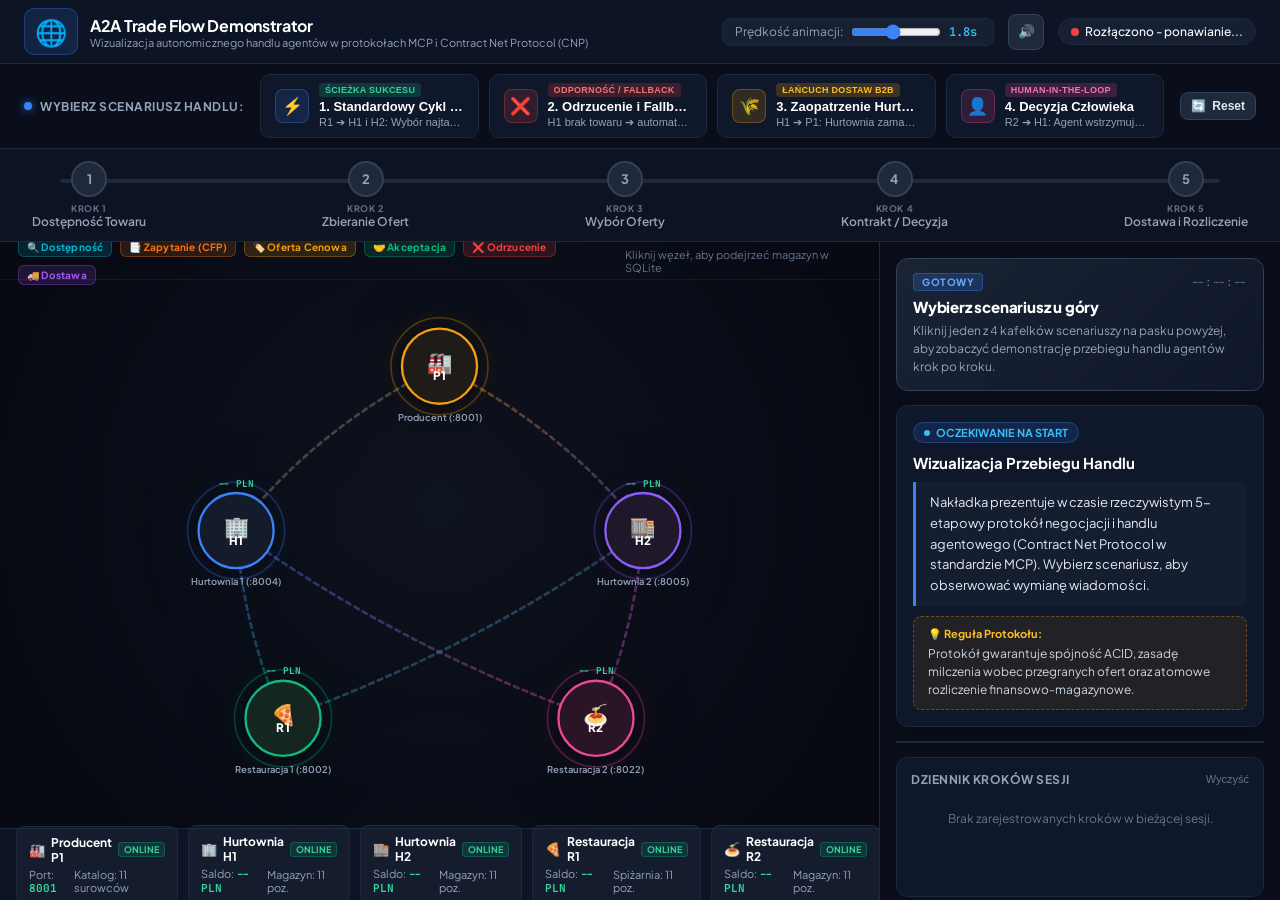
<file: overlay/static/index.html>
<!DOCTYPE html>
<html lang="pl">
<head>
  <meta charset="UTF-8">
  <meta name="viewport" content="width=device-width, initial-scale=1.0">
  <title>A2A Trade Flow Demonstrator — Wizualizacja Handlu Agentów</title>
  <link rel="stylesheet" href="style.css">
  <link rel="preconnect" href="https://fonts.googleapis.com">
  <link rel="preconnect" href="https://fonts.gstatic.com" crossorigin>
  <link href="https://fonts.googleapis.com/css2?family=JetBrains+Mono:wght@400;500;600;700&family=Plus+Jakarta+Sans:wght@400;500;600;700;800&display=swap" rel="stylesheet">
</head>
<body>
  <div class="app-container">
    <!-- Top Header -->
    <header class="header">
      <div class="header-left">
        <div class="logo-badge">
          <span class="logo-icon">🌐</span>
          <div class="logo-texts">
            <h1>A2A Trade Flow Demonstrator</h1>
            <p>Wizualizacja autonomicznego handlu agentów w protokołach MCP i Contract Net Protocol (CNP)</p>
          </div>
        </div>
      </div>

      <div class="header-right">
        <div class="speed-control">
          <span class="speed-label">Prędkość animacji:</span>
          <input type="range" id="speed-slider" min="800" max="3000" step="200" value="1800">
          <span id="speed-val">1.8s</span>
        </div>
        <button class="icon-btn" id="btn-sound" title="Włącz/wyłącz dźwięk zdarzeń">
          <span id="sound-icon">🔊</span>
        </button>
        <div class="connection-status" id="connection-status">
          <span class="status-dot"></span>
          <span class="status-label">Łączenie...</span>
        </div>
      </div>
    </header>

    <!-- Scenario Selection Bar (4 Distinct Scenarios) -->
    <section class="scenario-bar">
      <div class="scenario-bar-label">
        <span class="sb-indicator"></span>
        <span>Wybierz Scenariusz Handlu:</span>
      </div>

      <div class="scenario-cards-container">
        <!-- Scenario 1 -->
        <button class="scenario-card" id="btn-scen-1" onclick="triggerScenario(1)">
          <div class="sc-icon-wrapper scen-1">⚡</div>
          <div class="sc-content">
            <div class="sc-top">
              <span class="sc-badge badge-success">Ścieżka Sukcesu</span>
            </div>
            <h3 class="sc-title">1. Standardowy Cykl CNP</h3>
            <p class="sc-desc">R1 ➔ H1 i H2: Wybór najtańszego oferenta i dostawa</p>
          </div>
        </button>

        <!-- Scenario 2 -->
        <button class="scenario-card" id="btn-scen-2" onclick="triggerScenario(2)">
          <div class="sc-icon-wrapper scen-2">❌</div>
          <div class="sc-content">
            <div class="sc-top">
              <span class="sc-badge badge-warning">Odporność / Fallback</span>
            </div>
            <h3 class="sc-title">2. Odrzucenie i Fallback</h3>
            <p class="sc-desc">H1 brak towaru ➔ automatyczny zakup u drugiego dostawcy</p>
          </div>
        </button>

        <!-- Scenario 3 -->
        <button class="scenario-card" id="btn-scen-3" onclick="triggerScenario(3)">
          <div class="sc-icon-wrapper scen-3">🌾</div>
          <div class="sc-content">
            <div class="sc-top">
              <span class="sc-badge badge-b2b">Łańcuch Dostaw B2B</span>
            </div>
            <h3 class="sc-title">3. Zaopatrzenie Hurtowe</h3>
            <p class="sc-desc">H1 ➔ P1: Hurtownia zamawia surowiec u Producenta</p>
          </div>
        </button>

        <!-- Scenario 4 -->
        <button class="scenario-card" id="btn-scen-4" onclick="triggerScenario(4)">
          <div class="sc-icon-wrapper scen-4">👤</div>
          <div class="sc-content">
            <div class="sc-top">
              <span class="sc-badge badge-hitl">Human-in-the-Loop</span>
            </div>
            <h3 class="sc-title">4. Decyzja Człowieka</h3>
            <p class="sc-desc">R2 ➔ H1: Agent wstrzymuje zakup do akceptacji operatora</p>
          </div>
        </button>
      </div>

      <div class="scenario-bar-actions">
        <button class="btn btn-secondary btn-sm" id="btn-reset" onclick="resetDemonstration()" title="Wyczyść widok i zresetuj oś czasu">
          <span class="btn-icon">🔄</span> Reset
        </button>
      </div>
    </section>

    <!-- Interactive Stepper Bar (Oś Czasu Handlu - 5 Kroków CNP) -->
    <nav class="stepper-nav" aria-label="Przebieg Handlu">
      <div class="stepper-progress-bg">
        <div class="stepper-progress-fill" id="stepper-fill" style="width: 0%;"></div>
      </div>

      <div class="stepper-steps">
        <!-- Step 1 -->
        <div class="stepper-step" id="step-node-1" data-step="1">
          <div class="step-circle">
            <span class="step-num">1</span>
            <span class="step-icon">🔍</span>
          </div>
          <div class="step-info">
            <span class="step-subtitle">KROK 1</span>
            <span class="step-title">Dostępność Towaru</span>
          </div>
        </div>

        <!-- Step 2 -->
        <div class="stepper-step" id="step-node-2" data-step="2">
          <div class="step-circle">
            <span class="step-num">2</span>
            <span class="step-icon">🏷️</span>
          </div>
          <div class="step-info">
            <span class="step-subtitle">KROK 2</span>
            <span class="step-title">Zbieranie Ofert</span>
          </div>
        </div>

        <!-- Step 3 -->
        <div class="stepper-step" id="step-node-3" data-step="3">
          <div class="step-circle">
            <span class="step-num">3</span>
            <span class="step-icon">⚖️</span>
          </div>
          <div class="step-info">
            <span class="step-subtitle">KROK 3</span>
            <span class="step-title">Wybór Oferty</span>
          </div>
        </div>

        <!-- Step 4 -->
        <div class="stepper-step" id="step-node-4" data-step="4">
          <div class="step-circle">
            <span class="step-num">4</span>
            <span class="step-icon">🤝</span>
          </div>
          <div class="step-info">
            <span class="step-subtitle">KROK 4</span>
            <span class="step-title">Kontrakt / Decyzja</span>
          </div>
        </div>

        <!-- Step 5 -->
        <div class="stepper-step" id="step-node-5" data-step="5">
          <div class="step-circle">
            <span class="step-num">5</span>
            <span class="step-icon">🚚</span>
          </div>
          <div class="step-info">
            <span class="step-subtitle">KROK 5</span>
            <span class="step-title">Dostawa i Rozliczenie</span>
          </div>
        </div>
      </div>
    </nav>

    <!-- Main Workspace (Split View: Graph Canvas & Live Storyline) -->
    <main class="main-content">
      <!-- Left Column: Graph Canvas Section -->
      <section class="graph-section">
        <div class="graph-controls">
          <div class="legend">
            <span class="legend-item"><span class="badge badge-avail">🔍 Dostępność</span></span>
            <span class="legend-item"><span class="badge badge-rfq">📑 Zapytanie (CFP)</span></span>
            <span class="legend-item"><span class="badge badge-prop">🏷️ Oferta Cenowa</span></span>
            <span class="legend-item"><span class="badge badge-accept">🤝 Akceptacja</span></span>
            <span class="legend-item"><span class="badge badge-reject">❌ Odrzucenie</span></span>
            <span class="legend-item"><span class="badge badge-delivery">🚚 Dostawa</span></span>
          </div>
          <div class="graph-hint">
            <span>Kliknij węzeł, aby podejrzeć magazyn w SQLite</span>
          </div>
        </div>

        <div class="graph-wrapper" id="graph-wrapper">
          <svg id="network-svg" viewBox="0 0 1000 680" preserveAspectRatio="xMidYMid meet">
            <defs>
              <!-- Edge Gradient Definitions -->
              <linearGradient id="grad-p1-h1" x1="0%" y1="0%" x2="100%" y2="100%">
                <stop offset="0%" stop-color="#f59e0b" stop-opacity="0.65"/>
                <stop offset="100%" stop-color="#3b82f6" stop-opacity="0.65"/>
              </linearGradient>
              <linearGradient id="grad-p1-h2" x1="0%" y1="0%" x2="100%" y2="100%">
                <stop offset="0%" stop-color="#f59e0b" stop-opacity="0.65"/>
                <stop offset="100%" stop-color="#8b5cf6" stop-opacity="0.65"/>
              </linearGradient>
              <linearGradient id="grad-h1-r1" x1="0%" y1="0%" x2="100%" y2="100%">
                <stop offset="0%" stop-color="#3b82f6" stop-opacity="0.65"/>
                <stop offset="100%" stop-color="#10b981" stop-opacity="0.65"/>
              </linearGradient>
              <linearGradient id="grad-h1-r2" x1="0%" y1="0%" x2="100%" y2="100%">
                <stop offset="0%" stop-color="#3b82f6" stop-opacity="0.65"/>
                <stop offset="100%" stop-color="#ec4899" stop-opacity="0.65"/>
              </linearGradient>
              <linearGradient id="grad-h2-r1" x1="0%" y1="0%" x2="100%" y2="100%">
                <stop offset="0%" stop-color="#8b5cf6" stop-opacity="0.65"/>
                <stop offset="100%" stop-color="#10b981" stop-opacity="0.65"/>
              </linearGradient>
              <linearGradient id="grad-h2-r2" x1="0%" y1="0%" x2="100%" y2="100%">
                <stop offset="0%" stop-color="#8b5cf6" stop-opacity="0.65"/>
                <stop offset="100%" stop-color="#ec4899" stop-opacity="0.65"/>
              </linearGradient>

              <!-- Node Glow Filters -->
              <filter id="glow-gold" x="-50%" y="-50%" width="200%" height="200%">
                <feGaussianBlur stdDeviation="8" result="blur"/>
                <feMerge>
                  <feMergeNode in="blur"/>
                  <feMergeNode in="SourceGraphic"/>
                </feMerge>
              </filter>
              <filter id="glow-blue" x="-50%" y="-50%" width="200%" height="200%">
                <feGaussianBlur stdDeviation="8" result="blur"/>
                <feMerge>
                  <feMergeNode in="blur"/>
                  <feMergeNode in="SourceGraphic"/>
                </feMerge>
              </filter>
              <filter id="glow-purple" x="-50%" y="-50%" width="200%" height="200%">
                <feGaussianBlur stdDeviation="8" result="blur"/>
                <feMerge>
                  <feMergeNode in="blur"/>
                  <feMergeNode in="SourceGraphic"/>
                </feMerge>
              </filter>
              <filter id="glow-green" x="-50%" y="-50%" width="200%" height="200%">
                <feGaussianBlur stdDeviation="8" result="blur"/>
                <feMerge>
                  <feMergeNode in="blur"/>
                  <feMergeNode in="SourceGraphic"/>
                </feMerge>
              </filter>
              <filter id="glow-pink" x="-50%" y="-50%" width="200%" height="200%">
                <feGaussianBlur stdDeviation="8" result="blur"/>
                <feMerge>
                  <feMergeNode in="blur"/>
                  <feMergeNode in="SourceGraphic"/>
                </feMerge>
              </filter>
            </defs>

            <!-- Background Network Edges -->
            <g id="edges-group">
              <path id="edge-P1-H1" class="edge-path" stroke="url(#grad-p1-h1)" d="M 500 100 Q 340 180 240 310" />
              <path id="edge-P1-H2" class="edge-path" stroke="url(#grad-p1-h2)" d="M 500 100 Q 660 180 760 310" />
              <path id="edge-H1-R1" class="edge-path" stroke="url(#grad-h1-r1)" d="M 240 310 Q 250 440 300 550" />
              <path id="edge-H1-R2" class="edge-path" stroke="url(#grad-h1-r2)" d="M 240 310 Q 450 460 700 550" />
              <path id="edge-H2-R1" class="edge-path" stroke="url(#grad-h2-r1)" d="M 760 310 Q 550 460 300 550" />
              <path id="edge-H2-R2" class="edge-path" stroke="url(#grad-h2-r2)" d="M 760 310 Q 750 440 700 550" />
            </g>

            <!-- Layer for Flying Packets & Pictograms -->
            <g id="packets-group"></g>

            <!-- Graph Nodes -->
            <g id="nodes-group">
              <!-- Node P1 (Top: Producent) -->
              <g class="graph-node" id="node-P1" transform="translate(500, 100)" data-node="P1">
                <circle class="node-halo" r="62" filter="url(#glow-gold)" stroke="#f59e0b"></circle>
                <circle class="node-body" r="48" fill="#1e1b18" stroke="#f59e0b" stroke-width="3"></circle>
                <text class="node-icon" y="-6" text-anchor="middle">🏭</text>
                <text class="node-title" y="18" text-anchor="middle">P1</text>
                <text class="node-sub" y="70" text-anchor="middle">Producent (:8001)</text>
              </g>

              <!-- Node H1 (Mid Left: Hurtownia 1) -->
              <g class="graph-node" id="node-H1" transform="translate(240, 310)" data-node="H1">
                <circle class="node-halo" r="62" filter="url(#glow-blue)" stroke="#3b82f6"></circle>
                <circle class="node-body" r="48" fill="#141c2b" stroke="#3b82f6" stroke-width="3"></circle>
                <text class="node-icon" y="-6" text-anchor="middle">🏢</text>
                <text class="node-title" y="18" text-anchor="middle">H1</text>
                <text class="node-sub" y="70" text-anchor="middle">Hurtownia 1 (:8004)</text>
                <text class="node-balance" id="badge-bal-H1" y="-56" text-anchor="middle">-- PLN</text>
              </g>

              <!-- Node H2 (Mid Right: Hurtownia 2) -->
              <g class="graph-node" id="node-H2" transform="translate(760, 310)" data-node="H2">
                <circle class="node-halo" r="62" filter="url(#glow-purple)" stroke="#8b5cf6"></circle>
                <circle class="node-body" r="48" fill="#1f182b" stroke="#8b5cf6" stroke-width="3"></circle>
                <text class="node-icon" y="-6" text-anchor="middle">🏬</text>
                <text class="node-title" y="18" text-anchor="middle">H2</text>
                <text class="node-sub" y="70" text-anchor="middle">Hurtownia 2 (:8005)</text>
                <text class="node-balance" id="badge-bal-H2" y="-56" text-anchor="middle">-- PLN</text>
              </g>

              <!-- Node R1 (Bottom Left: Restauracja 1) -->
              <g class="graph-node" id="node-R1" transform="translate(300, 550)" data-node="R1">
                <circle class="node-halo" r="62" filter="url(#glow-green)" stroke="#10b981"></circle>
                <circle class="node-body" r="48" fill="#14261f" stroke="#10b981" stroke-width="3"></circle>
                <text class="node-icon" y="-6" text-anchor="middle">🍕</text>
                <text class="node-title" y="18" text-anchor="middle">R1</text>
                <text class="node-sub" y="70" text-anchor="middle">Restauracja 1 (:8002)</text>
                <text class="node-balance" id="badge-bal-R1" y="-56" text-anchor="middle">-- PLN</text>
              </g>

              <!-- Node R2 (Bottom Right: Restauracja 2) -->
              <g class="graph-node" id="node-R2" transform="translate(700, 550)" data-node="R2">
                <circle class="node-halo" r="62" filter="url(#glow-pink)" stroke="#ec4899"></circle>
                <circle class="node-body" r="48" fill="#2b1424" stroke="#ec4899" stroke-width="3"></circle>
                <text class="node-icon" y="-6" text-anchor="middle">🍝</text>
                <text class="node-title" y="18" text-anchor="middle">R2</text>
                <text class="node-sub" y="70" text-anchor="middle">Restauracja 2 (:8022)</text>
                <text class="node-balance" id="badge-bal-R2" y="-56" text-anchor="middle">-- PLN</text>
              </g>
            </g>
          </svg>
        </div>

        <!-- Bottom Node Quick Bar -->
        <div class="nodes-status-bar">
          <div class="node-card" id="card-P1" onclick="showNodeDetails('P1')">
            <div class="nc-top">
              <span class="nc-icon">🏭</span>
              <span class="nc-name">Producent P1</span>
              <span class="nc-badge online">ONLINE</span>
            </div>
            <div class="nc-details">
              <span>Port: <b>8001</b></span>
              <span id="stat-p1-stock">Katalog: 11 surowców</span>
            </div>
          </div>

          <div class="node-card" id="card-H1" onclick="showNodeDetails('H1')">
            <div class="nc-top">
              <span class="nc-icon">🏢</span>
              <span class="nc-name">Hurtownia H1</span>
              <span class="nc-badge online">ONLINE</span>
            </div>
            <div class="nc-details">
              <span>Saldo: <b id="stat-h1-bal">-- PLN</b></span>
              <span id="stat-h1-stock">Magazyn: 11 poz.</span>
            </div>
          </div>

          <div class="node-card" id="card-H2" onclick="showNodeDetails('H2')">
            <div class="nc-top">
              <span class="nc-icon">🏬</span>
              <span class="nc-name">Hurtownia H2</span>
              <span class="nc-badge online">ONLINE</span>
            </div>
            <div class="nc-details">
              <span>Saldo: <b id="stat-h2-bal">-- PLN</b></span>
              <span id="stat-h2-stock">Magazyn: 11 poz.</span>
            </div>
          </div>

          <div class="node-card" id="card-R1" onclick="showNodeDetails('R1')">
            <div class="nc-top">
              <span class="nc-icon">🍕</span>
              <span class="nc-name">Restauracja R1</span>
              <span class="nc-badge online">ONLINE</span>
            </div>
            <div class="nc-details">
              <span>Saldo: <b id="stat-r1-bal">-- PLN</b></span>
              <span id="stat-r1-stock">Spiżarnia: 11 poz.</span>
            </div>
          </div>

          <div class="node-card" id="card-R2" onclick="showNodeDetails('R2')">
            <div class="nc-top">
              <span class="nc-icon">🍝</span>
              <span class="nc-name">Restauracja R2</span>
              <span class="nc-badge online">ONLINE</span>
            </div>
            <div class="nc-details">
              <span>Saldo: <b id="stat-r2-bal">-- PLN</b></span>
              <span id="stat-r2-stock">Magazyn: 11 poz.</span>
            </div>
          </div>
        </div>
      </section>

      <!-- Right Column: Live Trading Storyline & Protocol Inspector -->
      <aside class="sidebar-narrative">
        <!-- Active Scenario Card -->
        <div class="scenario-banner" id="scenario-banner">
          <div class="sb-header">
            <span class="sb-badge" id="banner-badge">GOTOWY</span>
            <span class="sb-time" id="banner-time">--:--:--</span>
          </div>
          <h2 class="sb-title" id="banner-title">Wybierz scenariusz u góry</h2>
          <p class="sb-desc" id="banner-desc">Kliknij jeden z 4 kafelków scenariuszy na pasku powyżej, aby zobaczyć demonstrację przebiegu handlu agentów krok po kroku.</p>
        </div>

        <!-- Current Step Narrative Card -->
        <div class="narrative-card" id="narrative-card">
          <div class="nc-header">
            <div class="nc-step-pill" id="current-step-pill">
              <span class="pill-dot"></span>
              <span id="current-step-label">Oczekiwanie na start</span>
            </div>
            <div class="nc-route-pill" id="current-route-pill" style="display: none;">
              <span id="route-src">SRC</span>
              <span class="pill-arrow">➔</span>
              <span id="route-tgt">TGT</span>
            </div>
          </div>

          <h3 class="nc-headline" id="narrative-headline">Wizualizacja Przebiegu Handlu</h3>
          
          <div class="nc-story-box" id="narrative-story">
            Nakładka prezentuje w czasie rzeczywistym 5-etapowy protokół negocjacji i handlu agentowego (Contract Net Protocol w standardzie MCP). Wybierz scenariusz, aby obserwować wymianę wiadomości.
          </div>

          <!-- Protocol Rule Box -->
          <div class="nc-rule-box" id="narrative-rule-box">
            <div class="rule-title">
              <span>💡 Reguła Protokołu:</span>
            </div>
            <div class="rule-text" id="narrative-rule-text">
              Protokół gwarantuje spójność ACID, zasadę milczenia wobec przegranych ofert oraz atomowe rozliczenie finansowo-magazynowe.
            </div>
          </div>
        </div>

        <!-- Human-in-the-Loop Decision Interactive Alert (Scenario 4) -->
        <div class="hitl-box" id="hitl-action-box" style="display: none;">
          <div class="hitl-header">
            <span class="hitl-pulse-dot"></span>
            <h4>⚠️ Wymagana Decyzja Człowieka (HITL)</h4>
          </div>
          <p class="hitl-text" id="hitl-prompt-text">
            Agent Restauracji 2 wynegocjował najtańszą ofertę w Hurtowni H1: <b>10 kg Mozzarella za 85.00 PLN</b> (oszczędność 60.00 PLN). Zgodnie z polityką HITL transakcja została wstrzymana.
          </p>
          <div class="hitl-actions">
            <button class="btn btn-success hitl-btn" id="btn-hitl-approve" onclick="submitHitlDecision('approve')">
              ✅ Zatwierdź zakup (85.00 PLN)
            </button>
            <button class="btn btn-danger hitl-btn" id="btn-hitl-reject" onclick="submitHitlDecision('reject')">
              ❌ Odrzuć transakcję
            </button>
          </div>
        </div>

        <!-- Protocol JSON Inspector -->
        <div class="json-inspector-card">
          <div class="jic-header">
            <div class="jic-title">
              <span>📄 Ostatni Pakiet JSON</span>
              <span class="jic-type" id="json-type-badge">MCP / CNP</span>
            </div>
            <button class="icon-btn-sm" onclick="copyCurrentJson()" title="Kopiuj JSON do schowka">
              <span>📋</span> Kopiuj
            </button>
          </div>
          <div class="jic-body">
            <pre class="json-viewer" id="live-json-viewer"><code>{
  "status": "waiting_for_trade_scenario",
  "protocol": "Contract Net Protocol (CNP)",
  "schema": "docs/schemas/json-schemas/"
}</code></pre>
          </div>
        </div>

        <!-- Session Steps Log -->
        <div class="steps-history-card">
          <div class="shc-header">
            <h4>Dziennik Kroków Sesji</h4>
            <button class="clear-btn" onclick="clearStepLog()">Wyczyść</button>
          </div>
          <div class="shc-list" id="steps-history-list">
            <div class="shc-empty" id="history-empty">Brak zarejestrowanych kroków w bieżącej sesji.</div>
          </div>
        </div>
      </aside>
    </main>

    <!-- Node Details Modal -->
    <div class="modal-backdrop" id="node-modal">
      <div class="modal-card">
        <div class="modal-header">
          <h3 id="node-modal-title">Szczegóły Węzła</h3>
          <button class="modal-close" onclick="closeNodeModal()">&times;</button>
        </div>
        <div class="modal-body" id="node-modal-content">
          Ładowanie danych...
        </div>
      </div>
    </div>

    <!-- JSON Inspector Modal -->
    <div class="modal-backdrop" id="json-modal">
      <div class="modal-card modal-lg">
        <div class="modal-header">
          <div>
            <h3 id="json-modal-title">Dokument JSON</h3>
            <span class="json-meta" id="json-modal-meta"></span>
          </div>
          <button class="modal-close" onclick="closeJsonModal()">&times;</button>
        </div>
        <div class="modal-body">
          <pre class="json-viewer"><code id="json-code"></code></pre>
        </div>
        <div class="modal-footer">
          <button class="btn btn-secondary" onclick="copyJsonToClipboard()">Kopiuj JSON</button>
          <button class="btn btn-primary" onclick="closeJsonModal()">Zamknij</button>
        </div>
      </div>
    </div>

  </div>

  <script src="app.js"></script>
</body>
</html>
</file>
<file: overlay/static/style.css>
:root {
  --bg-dark: #070a13;
  --bg-card: #0f172a;
  --bg-card-hover: #1e293b;
  --border-color: #1e293b;
  --border-bright: #334155;
  --text-main: #f8fafc;
  --text-muted: #94a3b8;
  --text-dim: #64748b;
  
  --p1-gold: #f59e0b;
  --h1-blue: #3b82f6;
  --h2-purple: #8b5cf6;
  --r1-green: #10b981;
  --r2-pink: #ec4899;

  --badge-avail: #06b6d4;
  --badge-rfq: #f97316;
  --badge-prop: #f59e0b;
  --badge-accept: #10b981;
  --badge-reject: #ef4444;
  --badge-delivery: #a855f7;
}

* {
  box-sizing: border-box;
  margin: 0;
  padding: 0;
}

body {
  background-color: var(--bg-dark);
  color: var(--text-main);
  font-family: 'Plus Jakarta Sans', -apple-system, BlinkMacSystemFont, sans-serif;
  height: 100vh;
  overflow: hidden;
  display: flex;
  flex-direction: column;
}

/* App Container */
.app-container {
  display: flex;
  flex-direction: column;
  height: 100vh;
}

/* Header */
.header {
  height: 64px;
  background: rgba(15, 23, 42, 0.85);
  backdrop-filter: blur(12px);
  border-bottom: 1px solid var(--border-color);
  display: flex;
  align-items: center;
  justify-content: space-between;
  padding: 0 24px;
  z-index: 20;
  flex-shrink: 0;
}

.header-left {
  display: flex;
  align-items: center;
}

.logo-badge {
  display: flex;
  align-items: center;
  gap: 12px;
}

.logo-icon {
  font-size: 26px;
  background: rgba(59, 130, 246, 0.15);
  padding: 6px 10px;
  border-radius: 10px;
  border: 1px solid rgba(59, 130, 246, 0.3);
}

.logo-texts h1 {
  font-size: 16px;
  font-weight: 700;
  letter-spacing: -0.3px;
  color: #fff;
}

.logo-texts p {
  font-size: 11px;
  color: var(--text-muted);
}

.header-right {
  display: flex;
  align-items: center;
  gap: 14px;
}

.speed-control {
  display: flex;
  align-items: center;
  gap: 8px;
  font-size: 12px;
  color: var(--text-muted);
  background: rgba(30, 41, 59, 0.6);
  padding: 5px 12px;
  border-radius: 8px;
  border: 1px solid var(--border-color);
}

.speed-control input[type="range"] {
  width: 90px;
  accent-color: #3b82f6;
  cursor: pointer;
}

#speed-val {
  font-family: 'JetBrains Mono', monospace;
  font-weight: 600;
  color: #38bdf8;
  min-width: 32px;
}

.connection-status {
  display: flex;
  align-items: center;
  gap: 6px;
  font-size: 12px;
  font-weight: 500;
  padding: 5px 12px;
  border-radius: 999px;
  background: rgba(30, 41, 59, 0.6);
  border: 1px solid var(--border-color);
}

.status-dot {
  width: 8px;
  height: 8px;
  border-radius: 50%;
  background-color: #eab308;
}

.connection-status.connected .status-dot {
  background-color: #10b981;
  box-shadow: 0 0 8px rgba(16, 185, 129, 0.6);
}

.connection-status.disconnected .status-dot {
  background-color: #ef4444;
}

/* Scenario Selection Bar */
.scenario-bar {
  display: flex;
  align-items: center;
  justify-content: space-between;
  padding: 10px 24px;
  background: #090e1a;
  border-bottom: 1px solid var(--border-color);
  gap: 16px;
  flex-shrink: 0;
}

.scenario-bar-label {
  display: flex;
  align-items: center;
  gap: 8px;
  font-size: 12px;
  font-weight: 700;
  text-transform: uppercase;
  letter-spacing: 0.5px;
  color: var(--text-muted);
  white-space: nowrap;
}

.sb-indicator {
  width: 8px;
  height: 8px;
  border-radius: 50%;
  background: #3b82f6;
  box-shadow: 0 0 8px rgba(59, 130, 246, 0.8);
}

.scenario-cards-container {
  display: flex;
  align-items: center;
  gap: 10px;
  flex: 1;
  overflow-x: auto;
}

.scenario-card {
  display: flex;
  align-items: center;
  gap: 10px;
  background: #0f172a;
  border: 1px solid var(--border-color);
  border-radius: 10px;
  padding: 8px 14px;
  text-align: left;
  cursor: pointer;
  transition: all 0.2s cubic-bezier(0.4, 0, 0.2, 1);
  color: var(--text-main);
  flex: 1;
  min-width: 200px;
  position: relative;
  outline: none;
}

.scenario-card:hover {
  background: #1e293b;
  border-color: #3b82f6;
  transform: translateY(-1px);
}

.scenario-card.active {
  background: rgba(30, 41, 59, 0.9);
  border-color: #3b82f6;
  box-shadow: 0 0 14px rgba(59, 130, 246, 0.35);
}

.sc-icon-wrapper {
  width: 34px;
  height: 34px;
  border-radius: 8px;
  display: flex;
  align-items: center;
  justify-content: center;
  font-size: 17px;
  flex-shrink: 0;
}

.sc-icon-wrapper.scen-1 { background: rgba(59, 130, 246, 0.15); border: 1px solid rgba(59, 130, 246, 0.3); }
.sc-icon-wrapper.scen-2 { background: rgba(239, 68, 68, 0.15); border: 1px solid rgba(239, 68, 68, 0.3); }
.sc-icon-wrapper.scen-3 { background: rgba(245, 158, 11, 0.15); border: 1px solid rgba(245, 158, 11, 0.3); }
.sc-icon-wrapper.scen-4 { background: rgba(236, 72, 153, 0.15); border: 1px solid rgba(236, 72, 153, 0.3); }

.sc-content {
  overflow: hidden;
  display: flex;
  flex-direction: column;
  gap: 2px;
}

.sc-top {
  display: flex;
  align-items: center;
  gap: 6px;
}

.sc-badge {
  font-size: 9px;
  font-weight: 700;
  text-transform: uppercase;
  padding: 2px 6px;
  border-radius: 4px;
  letter-spacing: 0.3px;
}

.badge-success { background: rgba(16, 185, 129, 0.2); color: #34d399; }
.badge-warning { background: rgba(239, 68, 68, 0.2); color: #f87171; }
.badge-b2b { background: rgba(245, 158, 11, 0.2); color: #fbbf24; }
.badge-hitl { background: rgba(236, 72, 153, 0.2); color: #f472b6; }

.sc-title {
  font-size: 13px;
  font-weight: 700;
  color: #fff;
  white-space: nowrap;
  overflow: hidden;
  text-overflow: ellipsis;
}

.sc-desc {
  font-size: 11px;
  color: var(--text-muted);
  white-space: nowrap;
  overflow: hidden;
  text-overflow: ellipsis;
}

/* Stepper Bar (Oś Czasu Handlu) */
.stepper-nav {
  position: relative;
  background: #0d1322;
  border-bottom: 1px solid var(--border-color);
  padding: 12px 32px;
  flex-shrink: 0;
}

.stepper-progress-bg {
  position: absolute;
  top: 30px;
  left: 60px;
  right: 60px;
  height: 4px;
  background: #1e293b;
  border-radius: 4px;
  z-index: 1;
}

.stepper-progress-fill {
  height: 100%;
  background: linear-gradient(90deg, #3b82f6, #10b981);
  border-radius: 4px;
  transition: width 0.4s ease;
  box-shadow: 0 0 10px rgba(59, 130, 246, 0.6);
}

.stepper-steps {
  position: relative;
  z-index: 2;
  display: flex;
  align-items: center;
  justify-content: space-between;
}

.stepper-step {
  display: flex;
  flex-direction: column;
  align-items: center;
  gap: 6px;
  cursor: default;
  transition: all 0.2s ease;
}

.step-circle {
  width: 36px;
  height: 36px;
  border-radius: 50%;
  background: #1e293b;
  border: 2px solid #334155;
  display: flex;
  align-items: center;
  justify-content: center;
  font-weight: 700;
  font-size: 13px;
  color: var(--text-muted);
  transition: all 0.25s ease;
  position: relative;
}

.step-icon {
  display: none;
  font-size: 14px;
}

.step-info {
  display: flex;
  flex-direction: column;
  align-items: center;
  text-align: center;
}

.step-subtitle {
  font-size: 9px;
  font-weight: 700;
  letter-spacing: 0.6px;
  color: var(--text-dim);
}

.step-title {
  font-size: 12px;
  font-weight: 600;
  color: var(--text-muted);
}

/* Stepper States */
.stepper-step.active .step-circle {
  background: #1e3a8a;
  border-color: #3b82f6;
  color: #fff;
  box-shadow: 0 0 16px rgba(59, 130, 246, 0.7);
  transform: scale(1.1);
  animation: pulse-step 1.5s infinite;
}

.stepper-step.active .step-title {
  color: #60a5fa;
  font-weight: 700;
}

.stepper-step.completed .step-circle {
  background: #064e3b;
  border-color: #10b981;
  color: #fff;
}

.stepper-step.completed .step-num {
  display: none;
}

.stepper-step.completed .step-icon {
  display: inline-block;
}

.stepper-step.completed .step-title {
  color: #34d399;
}

@keyframes pulse-step {
  0% { box-shadow: 0 0 0 0 rgba(59, 130, 246, 0.7); }
  70% { box-shadow: 0 0 0 10px rgba(59, 130, 246, 0); }
  100% { box-shadow: 0 0 0 0 rgba(59, 130, 246, 0); }
}

/* Main Workspace */
.main-content {
  display: flex;
  flex: 1;
  overflow: hidden;
  position: relative;
}

/* Left Graph Section */
.graph-section {
  flex: 1;
  min-width: 0;
  display: flex;
  flex-direction: column;
  border-right: 1px solid var(--border-color);
  background: radial-gradient(circle at 50% 40%, rgba(30, 41, 59, 0.3) 0%, rgba(7, 10, 19, 0.95) 75%);
  position: relative;
  overflow: hidden;
}

.graph-controls {
  height: 38px;
  padding: 0 18px;
  display: flex;
  align-items: center;
  justify-content: space-between;
  border-bottom: 1px solid rgba(30, 41, 59, 0.5);
  font-size: 11px;
  flex-shrink: 0;
}

.legend {
  display: flex;
  align-items: center;
  gap: 8px;
  flex-wrap: wrap;
}

.legend-item {
  display: flex;
  align-items: center;
}

.graph-hint {
  color: var(--text-dim);
  font-size: 11px;
}

.graph-wrapper {
  flex: 1;
  display: flex;
  align-items: center;
  justify-content: center;
  padding: 8px 16px;
  position: relative;
  min-height: 0;
  overflow: hidden;
}

#network-svg {
  width: 100%;
  height: 100%;
  max-height: none;
  overflow: visible;
  filter: drop-shadow(0 0 25px rgba(0, 0, 0, 0.5));
}

/* SVG Edge Styling */
.edge-path {
  fill: none;
  stroke-width: 3.5px;
  stroke-linecap: round;
  stroke-dasharray: 6, 6;
  animation: dash 35s linear infinite;
  opacity: 0.6;
  transition: opacity 0.3s, stroke-width 0.3s;
}

.edge-path.highlighted {
  opacity: 1;
  stroke-width: 5px;
}

@keyframes dash {
  to { stroke-dashoffset: -1000; }
}

/* SVG Nodes Styling - No transform on group to prevent coordinate jitter */
.graph-node {
  cursor: pointer;
}

.graph-node .node-halo {
  fill: none;
  stroke-width: 2px;
  opacity: 0.3;
  pointer-events: none;
  transition: r 0.22s cubic-bezier(0.34, 1.56, 0.64, 1), stroke-width 0.22s ease, opacity 0.22s ease;
  animation: halo-pulse 3s infinite ease-in-out;
}

@keyframes halo-pulse {
  0%, 100% { stroke-width: 1.5px; opacity: 0.25; }
  50% { stroke-width: 3.5px; opacity: 0.6; }
}

.graph-node:hover .node-halo {
  r: 72px;
  opacity: 0.85;
  stroke-width: 4px;
}

.graph-node .node-body {
  transition: r 0.22s cubic-bezier(0.34, 1.56, 0.64, 1), stroke-width 0.2s ease, filter 0.2s ease;
}

.graph-node:hover .node-body {
  r: 56px;
  stroke-width: 4.5px;
  filter: brightness(1.25) drop-shadow(0 0 14px currentColor);
}

.graph-node .node-icon {
  font-size: 26px;
  pointer-events: none;
  user-select: none;
  dominant-baseline: central;
}

.graph-node .node-title {
  fill: #fff;
  font-weight: 800;
  font-size: 15px;
  pointer-events: none;
  user-select: none;
  letter-spacing: 0.5px;
  transition: fill 0.2s ease, filter 0.2s ease;
}

.graph-node:hover .node-title {
  fill: #ffffff;
  filter: drop-shadow(0 0 8px rgba(255, 255, 255, 0.9));
}

.graph-node .node-sub {
  fill: var(--text-muted);
  font-size: 12px;
  font-weight: 600;
  pointer-events: none;
  user-select: none;
  transition: fill 0.2s ease;
}

.graph-node:hover .node-sub {
  fill: #cbd5e1;
}

.graph-node .node-balance {
  fill: #34d399;
  font-size: 12px;
  font-weight: 700;
  font-family: 'JetBrains Mono', monospace;
  pointer-events: none;
  user-select: none;
  transition: fill 0.2s ease, filter 0.2s ease;
}

.graph-node:hover .node-balance {
  fill: #6ee7b7;
  filter: drop-shadow(0 0 8px rgba(52, 211, 153, 0.6));
}

/* Flying Packet Elements on SVG */
.flying-packet {
  cursor: pointer;
  filter: drop-shadow(0 4px 12px rgba(0, 0, 0, 0.6));
}

.packet-pill {
  rx: 16px;
  ry: 16px;
  stroke-width: 2px;
}

.packet-icon {
  font-size: 16px;
  dominant-baseline: central;
}

.packet-label {
  fill: #fff;
  font-size: 12px;
  font-weight: 700;
  letter-spacing: -0.2px;
  dominant-baseline: central;
}

.packet-qty {
  fill: #fbbf24;
  font-size: 11px;
  font-weight: 600;
  font-family: 'JetBrains Mono', monospace;
  dominant-baseline: central;
}

/* Ripple wave shockwave */
.ripple-shockwave {
  fill: none;
  stroke-width: 3.5px;
  opacity: 1;
  pointer-events: none;
  animation: ripple-expand 0.75s cubic-bezier(0.1, 0.8, 0.3, 1) forwards;
}

@keyframes ripple-expand {
  0% { r: 48px; opacity: 0.9; }
  100% { r: 125px; opacity: 0; stroke-width: 1px; }
}

/* Nodes Status Bottom Bar */
.nodes-status-bar {
  height: 72px;
  background: rgba(15, 23, 42, 0.85);
  backdrop-filter: blur(10px);
  border-top: 1px solid var(--border-color);
  display: flex;
  align-items: center;
  padding: 0 16px;
  gap: 10px;
  flex-shrink: 0;
}

.node-card {
  flex: 1;
  background: rgba(30, 41, 59, 0.45);
  border: 1px solid var(--border-color);
  border-radius: 8px;
  padding: 8px 12px;
  cursor: pointer;
  transition: all 0.2s;
  display: flex;
  flex-direction: column;
  justify-content: center;
  gap: 3px;
}

.node-card:hover {
  background: var(--bg-card-hover);
  border-color: #3b82f6;
  transform: translateY(-1px);
}

.node-card.flash-update {
  animation: flash-border 1.2s ease;
}

@keyframes flash-border {
  0% { border-color: #10b981; box-shadow: 0 0 15px rgba(16, 185, 129, 0.8); }
  100% { border-color: var(--border-color); box-shadow: none; }
}

.nc-top {
  display: flex;
  align-items: center;
  gap: 6px;
}

.nc-icon { font-size: 13px; }

.nc-name {
  font-size: 12px;
  font-weight: 700;
  color: #fff;
  flex: 1;
}

.nc-badge {
  font-size: 9px;
  font-weight: 700;
  padding: 1px 5px;
  border-radius: 4px;
}

.nc-badge.online {
  background: rgba(16, 185, 129, 0.15);
  color: #34d399;
  border: 1px solid rgba(16, 185, 129, 0.3);
}

.nc-details {
  display: flex;
  align-items: center;
  justify-content: space-between;
  font-size: 11px;
  color: var(--text-muted);
}

.nc-details b {
  color: #34d399;
  font-family: 'JetBrains Mono', monospace;
}

/* Right Column: Live Trading Storyline & Protocol Inspector */
.sidebar-narrative {
  width: 400px;
  flex: 0 0 400px;
  max-width: 440px;
  display: flex;
  flex-direction: column;
  background: #090e1a;
  padding: 16px;
  gap: 14px;
  overflow-y: auto;
}

/* Scenario Banner */
.scenario-banner {
  background: linear-gradient(135deg, rgba(30, 41, 59, 0.8), rgba(15, 23, 42, 0.95));
  border: 1px solid var(--border-bright);
  border-radius: 12px;
  padding: 14px 16px;
  display: flex;
  flex-direction: column;
  gap: 6px;
}

.sb-header {
  display: flex;
  align-items: center;
  justify-content: space-between;
}

.sb-badge {
  font-size: 10px;
  font-weight: 800;
  text-transform: uppercase;
  background: rgba(59, 130, 246, 0.2);
  color: #60a5fa;
  border: 1px solid rgba(59, 130, 246, 0.35);
  padding: 2px 8px;
  border-radius: 4px;
  letter-spacing: 0.5px;
}

.sb-time {
  font-family: 'JetBrains Mono', monospace;
  font-size: 11px;
  color: var(--text-dim);
}

.sb-title {
  font-size: 15px;
  font-weight: 800;
  color: #fff;
  letter-spacing: -0.2px;
}

.sb-desc {
  font-size: 12px;
  color: var(--text-muted);
  line-height: 1.5;
}

/* Narrative Story Card */
.narrative-card {
  background: #0f172a;
  border: 1px solid var(--border-color);
  border-radius: 12px;
  padding: 16px;
  display: flex;
  flex-direction: column;
  gap: 10px;
  box-shadow: 0 4px 16px rgba(0, 0, 0, 0.25);
}

.nc-header {
  display: flex;
  align-items: center;
  justify-content: space-between;
}

.nc-step-pill {
  display: flex;
  align-items: center;
  gap: 6px;
  font-size: 11px;
  font-weight: 700;
  text-transform: uppercase;
  background: rgba(59, 130, 246, 0.15);
  color: #38bdf8;
  padding: 3px 10px;
  border-radius: 999px;
  border: 1px solid rgba(59, 130, 246, 0.3);
}

.pill-dot {
  width: 6px;
  height: 6px;
  border-radius: 50%;
  background: #38bdf8;
  animation: pulse-step 1.5s infinite;
}

.nc-route-pill {
  font-family: 'JetBrains Mono', monospace;
  font-size: 11px;
  font-weight: 700;
  background: #1e293b;
  padding: 3px 8px;
  border-radius: 6px;
  color: #cbd5e1;
}

.pill-arrow { color: #f59e0b; margin: 0 2px; }

.nc-headline {
  font-size: 15px;
  font-weight: 700;
  color: #fff;
}

.nc-story-box {
  background: rgba(30, 41, 59, 0.4);
  border-left: 3px solid #3b82f6;
  border-radius: 0 8px 8px 0;
  padding: 10px 14px;
  font-size: 13px;
  line-height: 1.6;
  color: #e2e8f0;
}

.nc-rule-box {
  background: rgba(245, 158, 11, 0.08);
  border: 1px dashed rgba(245, 158, 11, 0.35);
  border-radius: 8px;
  padding: 10px 14px;
  display: flex;
  flex-direction: column;
  gap: 4px;
}

.rule-title {
  font-size: 11px;
  font-weight: 700;
  color: #fbbf24;
  display: flex;
  align-items: center;
  gap: 4px;
}

.rule-text {
  font-size: 12px;
  line-height: 1.5;
  color: #cbd5e1;
}

/* Human-in-the-Loop Decision Box (Scenario 4) */
.hitl-box {
  background: linear-gradient(135deg, rgba(245, 158, 11, 0.15), rgba(236, 72, 153, 0.1));
  border: 2px solid #f59e0b;
  border-radius: 12px;
  padding: 16px;
  display: flex;
  flex-direction: column;
  gap: 12px;
  box-shadow: 0 0 25px rgba(245, 158, 11, 0.35);
  animation: glow-hitl 1.8s infinite alternate;
}

@keyframes glow-hitl {
  0% { border-color: #f59e0b; box-shadow: 0 0 15px rgba(245, 158, 11, 0.3); }
  100% { border-color: #ec4899; box-shadow: 0 0 25px rgba(236, 72, 153, 0.5); }
}

.hitl-header {
  display: flex;
  align-items: center;
  gap: 8px;
}

.hitl-pulse-dot {
  width: 10px;
  height: 10px;
  border-radius: 50%;
  background: #f59e0b;
  animation: pulse-step 1s infinite;
}

.hitl-header h4 {
  font-size: 14px;
  font-weight: 800;
  color: #fbbf24;
  letter-spacing: -0.2px;
}

.hitl-text {
  font-size: 13px;
  line-height: 1.5;
  color: #f8fafc;
}

.hitl-actions {
  display: flex;
  align-items: center;
  gap: 10px;
}

.hitl-btn {
  flex: 1;
  padding: 10px 14px;
  font-size: 12px;
  font-weight: 700;
}

.btn-success {
  background: linear-gradient(135deg, #10b981, #059669);
  color: #fff;
  border: none;
  box-shadow: 0 4px 12px rgba(16, 185, 129, 0.4);
}

.btn-success:hover {
  background: linear-gradient(135deg, #059669, #047857);
  transform: translateY(-1px);
}

.btn-danger {
  background: linear-gradient(135deg, #ef4444, #dc2626);
  color: #fff;
  border: none;
}

.btn-danger:hover {
  background: linear-gradient(135deg, #dc2626, #b91c1c);
  transform: translateY(-1px);
}

/* Protocol JSON Inspector Card */
.json-inspector-card {
  background: #0f172a;
  border: 1px solid var(--border-color);
  border-radius: 12px;
  display: flex;
  flex-direction: column;
  overflow: hidden;
  max-height: 220px;
}

.jic-header {
  padding: 10px 14px;
  background: rgba(30, 41, 59, 0.4);
  border-bottom: 1px solid var(--border-color);
  display: flex;
  align-items: center;
  justify-content: space-between;
}

.jic-title {
  display: flex;
  align-items: center;
  gap: 8px;
  font-size: 12px;
  font-weight: 700;
  color: #fff;
}

.jic-type {
  font-size: 10px;
  font-weight: 600;
  padding: 2px 6px;
  border-radius: 4px;
  background: #1e293b;
  color: #38bdf8;
  font-family: 'JetBrains Mono', monospace;
}

.jic-body {
  padding: 10px 14px;
  overflow-y: auto;
  flex: 1;
}

.json-viewer {
  font-family: 'JetBrains Mono', monospace;
  font-size: 11px;
  line-height: 1.5;
  color: #93c5fd;
  white-space: pre-wrap;
  word-break: break-all;
}

/* Steps History Card */
.steps-history-card {
  background: #0f172a;
  border: 1px solid var(--border-color);
  border-radius: 12px;
  padding: 14px;
  display: flex;
  flex-direction: column;
  gap: 8px;
  flex: 1;
  min-height: 140px;
}

.shc-header {
  display: flex;
  align-items: center;
  justify-content: space-between;
}

.shc-header h4 {
  font-size: 12px;
  font-weight: 700;
  color: var(--text-muted);
  text-transform: uppercase;
  letter-spacing: 0.5px;
}

.clear-btn {
  background: none;
  border: none;
  font-size: 11px;
  color: var(--text-dim);
  cursor: pointer;
  transition: color 0.2s;
}

.clear-btn:hover { color: #fff; }

.shc-list {
  display: flex;
  flex-direction: column;
  gap: 6px;
  overflow-y: auto;
  max-height: 180px;
}

.shc-item {
  display: flex;
  align-items: flex-start;
  gap: 8px;
  padding: 6px 10px;
  background: rgba(30, 41, 59, 0.4);
  border-radius: 6px;
  font-size: 12px;
  border-left: 2px solid #3b82f6;
  cursor: pointer;
  transition: background 0.2s;
}

.shc-item:hover {
  background: rgba(30, 41, 59, 0.8);
}

.shc-time {
  font-family: 'JetBrains Mono', monospace;
  font-size: 10px;
  color: var(--text-dim);
  min-width: 45px;
}

.shc-text {
  flex: 1;
  color: #cbd5e1;
  line-height: 1.4;
}

.shc-empty {
  font-size: 12px;
  color: var(--text-dim);
  text-align: center;
  padding: 16px 0;
}

/* Modals */
.modal-backdrop {
  position: fixed;
  inset: 0;
  background: rgba(0, 0, 0, 0.75);
  backdrop-filter: blur(6px);
  z-index: 100;
  display: flex;
  align-items: center;
  justify-content: center;
  opacity: 0;
  pointer-events: none;
  transition: opacity 0.25s ease;
}

.modal-backdrop.open {
  opacity: 1;
  pointer-events: auto;
}

.modal-card {
  background: #0f172a;
  border: 1px solid var(--border-bright);
  border-radius: 14px;
  width: 90%;
  max-width: 520px;
  box-shadow: 0 20px 40px rgba(0, 0, 0, 0.6);
  display: flex;
  flex-direction: column;
  overflow: hidden;
  animation: modal-pop 0.25s cubic-bezier(0.1, 0.8, 0.3, 1);
}

.modal-card.modal-lg {
  max-width: 720px;
}

@keyframes modal-pop {
  from { transform: scale(0.95); opacity: 0; }
  to { transform: scale(1); opacity: 1; }
}

.modal-header {
  padding: 16px 20px;
  border-bottom: 1px solid var(--border-color);
  display: flex;
  align-items: center;
  justify-content: space-between;
}

.modal-header h3 {
  font-size: 16px;
  font-weight: 700;
  color: #fff;
}

.modal-close {
  background: none;
  border: none;
  font-size: 20px;
  color: var(--text-muted);
  cursor: pointer;
}

.modal-close:hover { color: #fff; }

.modal-body {
  padding: 20px;
  max-height: 480px;
  overflow-y: auto;
}

.modal-footer {
  padding: 14px 20px;
  border-top: 1px solid var(--border-color);
  display: flex;
  align-items: center;
  justify-content: flex-end;
  gap: 10px;
  background: rgba(30, 41, 59, 0.3);
}

.detail-table {
  width: 100%;
  border-collapse: collapse;
  margin-top: 8px;
}

.detail-table th, .detail-table td {
  padding: 8px 10px;
  text-align: left;
  border-bottom: 1px solid #1e293b;
  font-size: 12px;
}

.detail-table th {
  background: #1e293b;
  color: #94a3b8;
  font-weight: 600;
}

/* Generic Buttons and Badges */
.btn {
  display: inline-flex;
  align-items: center;
  justify-content: center;
  gap: 6px;
  padding: 8px 14px;
  border-radius: 8px;
  font-size: 13px;
  font-weight: 600;
  cursor: pointer;
  transition: all 0.2s ease;
  border: 1px solid transparent;
  outline: none;
}

.btn-primary {
  background: linear-gradient(135deg, #3b82f6, #2563eb);
  color: #fff;
  box-shadow: 0 2px 10px rgba(37, 99, 235, 0.3);
}

.btn-primary:hover {
  background: linear-gradient(135deg, #2563eb, #1d4ed8);
  box-shadow: 0 4px 14px rgba(37, 99, 235, 0.45);
  transform: translateY(-1px);
}

.btn-secondary {
  background: #1e293b;
  color: #e2e8f0;
  border-color: #334155;
}

.btn-secondary:hover {
  background: #334155;
  color: #fff;
  transform: translateY(-1px);
}

.btn-sm {
  padding: 6px 10px;
  font-size: 12px;
}

.icon-btn {
  background: #1e293b;
  border: 1px solid #334155;
  color: #cbd5e1;
  width: 36px;
  height: 36px;
  border-radius: 8px;
  display: flex;
  align-items: center;
  justify-content: center;
  cursor: pointer;
  transition: all 0.2s;
}

.icon-btn:hover {
  background: #334155;
  color: #fff;
}

.icon-btn-sm {
  background: #1e293b;
  border: 1px solid #334155;
  color: #cbd5e1;
  padding: 4px 8px;
  border-radius: 6px;
  font-size: 11px;
  cursor: pointer;
  transition: all 0.2s;
  display: inline-flex;
  align-items: center;
  gap: 4px;
}

.icon-btn-sm:hover {
  background: #334155;
  color: #fff;
}

/* Badge classes */
.badge {
  font-size: 10px;
  font-weight: 700;
  padding: 3px 8px;
  border-radius: 6px;
  display: inline-flex;
  align-items: center;
  gap: 4px;
  letter-spacing: 0.2px;
}

.badge-avail { background: rgba(6, 182, 212, 0.15); color: var(--badge-avail); border: 1px solid rgba(6, 182, 212, 0.3); }
.badge-rfq { background: rgba(249, 115, 22, 0.15); color: var(--badge-rfq); border: 1px solid rgba(249, 115, 22, 0.3); }
.badge-prop { background: rgba(245, 158, 11, 0.15); color: var(--badge-prop); border: 1px solid rgba(245, 158, 11, 0.3); }
.badge-accept { background: rgba(16, 185, 129, 0.15); color: var(--badge-accept); border: 1px solid rgba(16, 185, 129, 0.3); }
.badge-reject { background: rgba(239, 68, 68, 0.15); color: var(--badge-reject); border: 1px solid rgba(239, 68, 68, 0.3); }
.badge-delivery { background: rgba(168, 85, 247, 0.15); color: var(--badge-delivery); border: 1px solid rgba(168, 85, 247, 0.3); }

/* Scrollbars */
::-webkit-scrollbar {
  width: 6px;
  height: 6px;
}

::-webkit-scrollbar-track {
  background: transparent;
}

::-webkit-scrollbar-thumb {
  background: #1e293b;
  border-radius: 3px;
}

::-webkit-scrollbar-thumb:hover {
  background: #334155;
}
</file>
